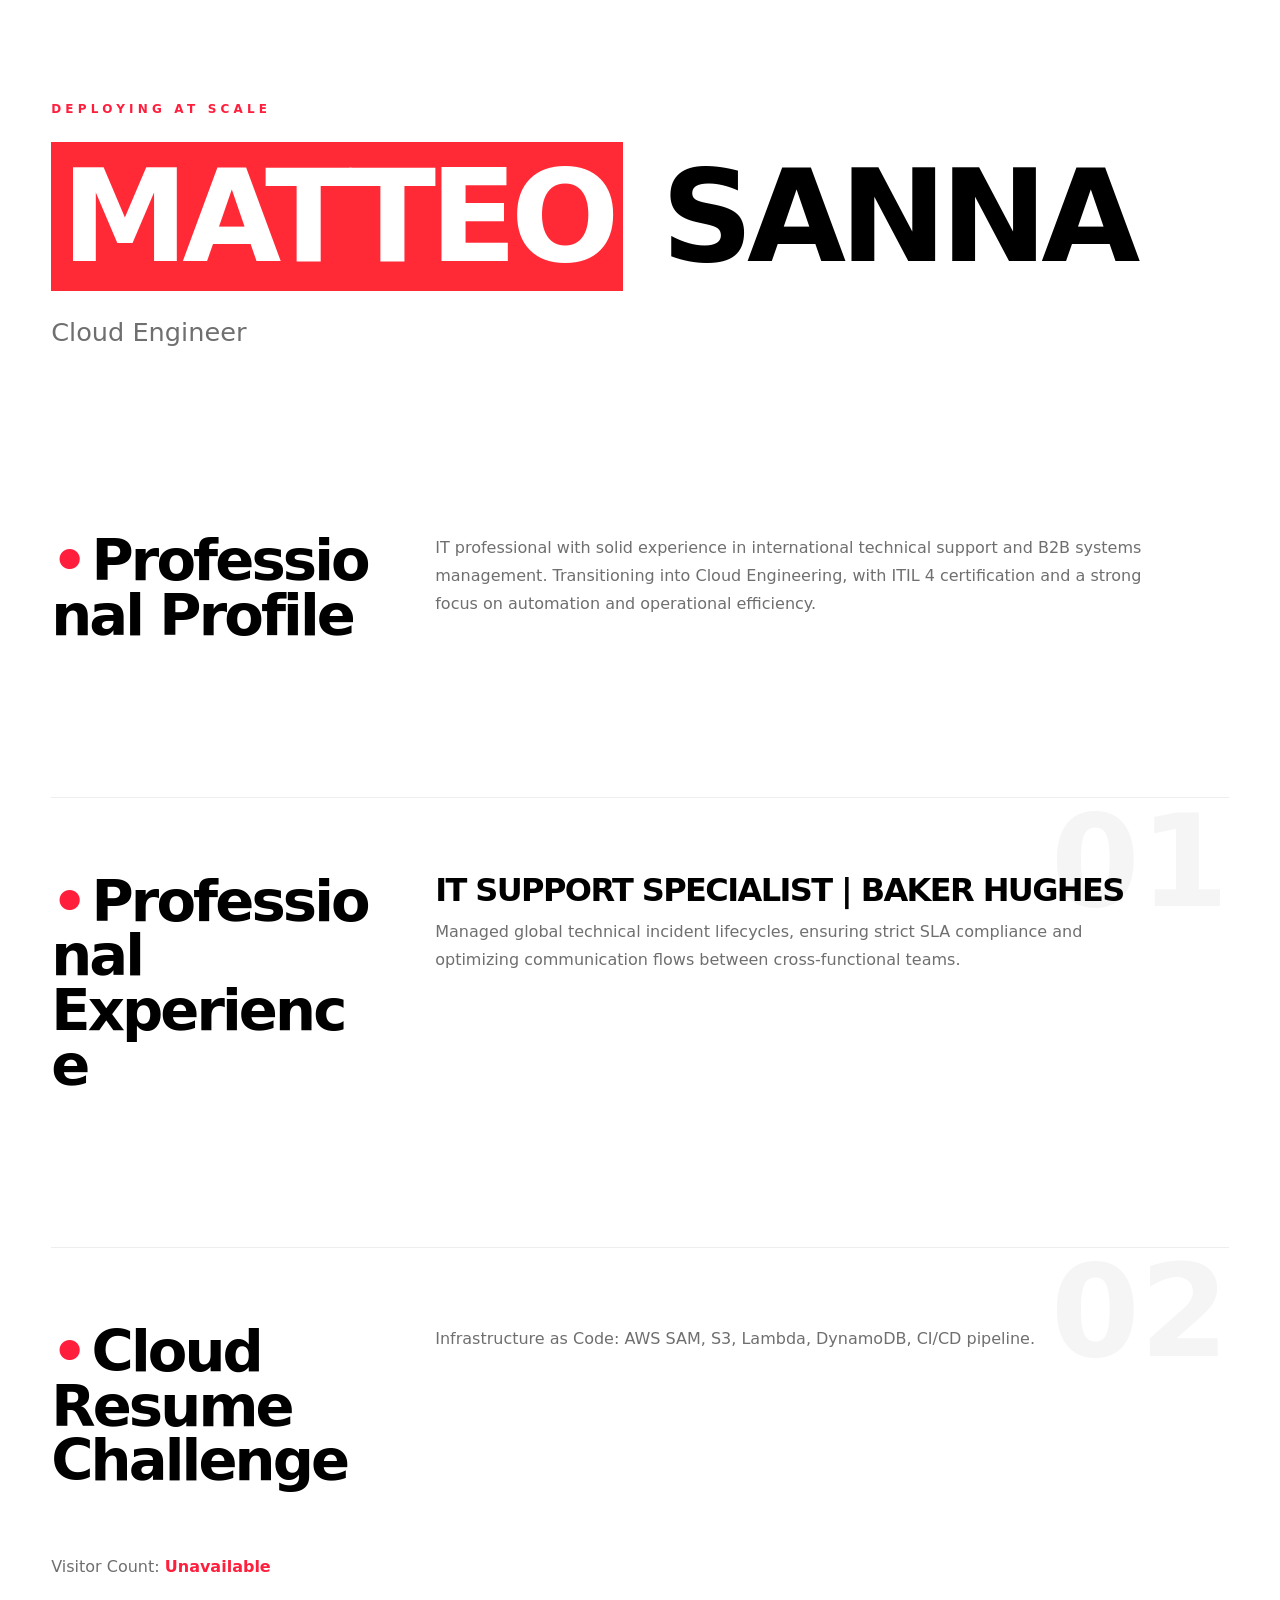
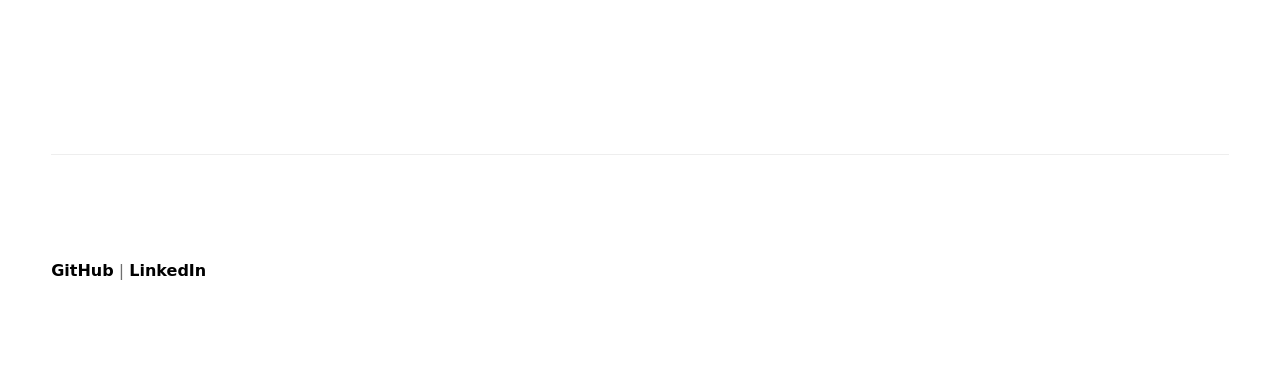
<file: index.html>
<!DOCTYPE html>
<html lang="en">
<head>
    <meta charset="UTF-8">
    <meta name="viewport" content="width=device-width, initial-scale=1.0">
    <title>Matteo Sanna | Junior Cloud Engineer</title>
    <link rel="stylesheet" href="style.css">
</head>
<body>
    <header>
        <h1><span class="highlight">MATTEO</span> SANNA</h1>
        <p>Cloud Engineer</p>
    </header>

    <main>
        <section>
            <h2>Professional Profile</h2>
            <p>IT professional with solid experience in international technical support and B2B systems management. Transitioning into Cloud Engineering, with ITIL 4 certification and a strong focus on automation and operational efficiency.</p>
        </section>

        <section>
            <h2>Professional Experience</h2>
            <div class="job">
                <h3>IT Support Specialist | Baker Hughes</h3>
                <p>Managed global technical incident lifecycles, ensuring strict SLA compliance and optimizing communication flows between cross-functional teams.</p>
            </div>
        </section>

        <section>
            <h2>Cloud Resume Challenge</h2>
            <p>Infrastructure as Code: AWS SAM, S3, Lambda, DynamoDB, CI/CD pipeline.</p>
            <p>Visitor Count: <span id="counter">Loading...</span></p>
        </section>
    </main>

    <footer>
        <p><a href="#">GitHub</a> | <a href="#">LinkedIn</a></p>
    </footer>

    <script>
        const api_url = "https://e2059jv2m5.execute-api.ap-southeast-2.amazonaws.com/prod";

        fetch(api_url, { method: 'POST' })
            .then(response => response.json())
            .then(data => {
                const body = typeof data.body === 'string' ? JSON.parse(data.body) : data.body;
                document.getElementById("counter").innerText = body.count;
            })
            .catch(error => {
                console.error('Error:', error);
                document.getElementById("counter").innerText = "Unavailable";
            });
    </script>
</body>
</html>
</file>
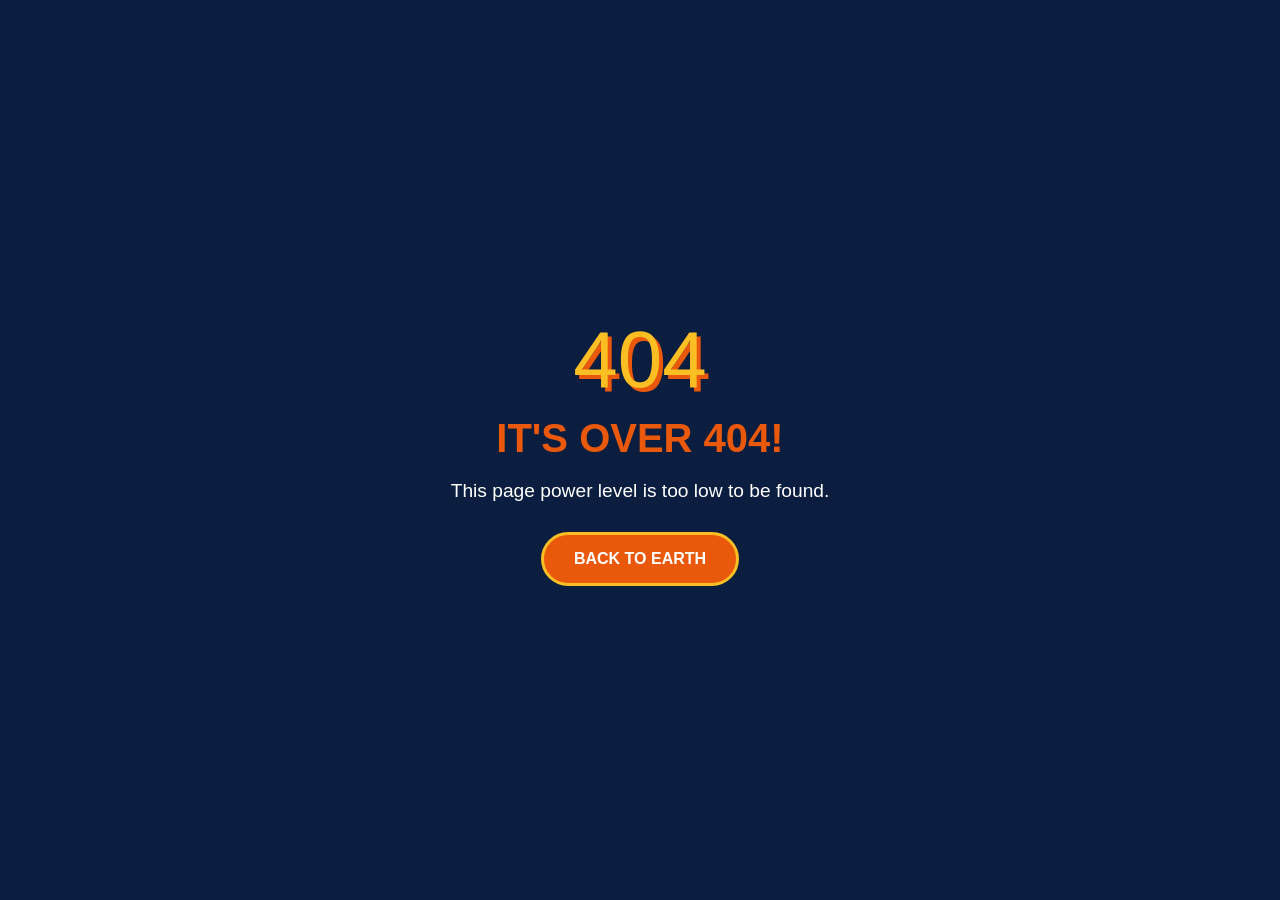
<file: error_dragonball.html>
<!DOCTYPE html>
<html lang="en">
<head>
    <meta charset="UTF-8">
    <meta name="viewport" content="width=device-width, initial-scale=1.0">
    <link rel="stylesheet" href="/style_error_dragonball.css">
    <title>404 - Lost in the World of Dragon Ball</title>
</head>
<body>
    <div class="container">
        <div class="scouter">404</div>
        <h1>IT'S OVER 404!</h1>
        <p>This page power level is too low to be found.</p>
        <a href="/index.html" class="button">BACK TO EARTH</a>
    </div>
</body>
</html>
</file>
<file: style.css>
/* ==================================
   RESET
================================== */

.highlight {
    background-color: #ff2a36; /* Il codice colore rosso del tuo screenshot */
    color: white;              /* Imposta il testo in bianco per contrasto */
    padding: 0 10px;           /* Aggiunge un po' di respiro ai lati del testo */
}

*,
*::before,
*::after {
    margin: 0;
    padding: 0;
    box-sizing: border-box;
}

/* ==================================
   VARIABLES
================================== */

:root {
    --bg: #ffffff;
    --text: #000000;
    --muted: #6f6f6f;
    --border: #eeeeee;
    --accent: #ff1f3d;

    --max-width: 1400px;
}

/* ==================================
   BASE
================================== */

html {
    font-size: 16px;
    scroll-behavior: smooth;
}

body {
    background: var(--bg);
    color: var(--text);

    font-family: Inter, system-ui, -apple-system, sans-serif;

    -webkit-font-smoothing: antialiased;
    text-rendering: optimizeLegibility;
}

/* selezione rossa */
::selection {
    background: var(--accent);
    color: #fff;
}

/* ==================================
   TYPOGRAPHY SAFETY
================================== */

h1, h2, h3 {
    line-height: 0.95;
    letter-spacing: -0.05em;
    word-break: break-word;
}

p {
    line-height: 1.75;
    color: var(--muted);
    max-width: 70ch;
}

/* ==================================
   WRAPPER
================================== */

header,
main,
footer {
    width: min(92%, var(--max-width));
    margin: 0 auto;
}

/* ==================================
   HEADER (RESPONSIVE SAFE)
================================== */

header {
    padding: clamp(4rem, 8vw, 8rem) 0;
}

header::before {
    content: "DEPLOYING AT SCALE";
    display: block;

    color: var(--accent);

    font-size: 0.75rem;
    font-weight: 800;
    letter-spacing: 0.35em;

    margin-bottom: 2.5rem;
}

header h1 {
    font-size: clamp(3.5rem, 10vw, 11rem);
    font-weight: 900;
    text-transform: uppercase;
}

header p {
    margin-top: 2rem;
    font-size: clamp(1.1rem, 2vw, 1.8rem);
    max-width: 60ch;
}

/* ==================================
   MAIN LAYOUT
================================== */

main {
    display: flex;
    flex-direction: column;
    gap: clamp(3rem, 6vw, 6rem);
    padding-bottom: 6rem;
}

/* ==================================
   SECTIONS SAFE GRID
================================== */

section {
    display: grid;
    grid-template-columns: 1fr;
    gap: 2rem;

    padding: clamp(3rem, 6vw, 7rem) 0;

    border-top: 1px solid var(--border);

    position: relative;
}

section:first-child {
    border-top: none;
}

/* desktop layout SOLO quando c'è spazio vero */
@media (min-width: 1024px) {
    section {
        grid-template-columns: 320px 1fr;
        gap: 4rem;
        align-items: start;
    }
}

/* ==================================
   TITOLI SEZIONE
================================== */

section h2 {
    font-size: clamp(2.2rem, 4.5vw, 5.5rem);
    font-weight: 900;
}

section h2::before {
    content: "•";
    color: var(--accent);
    margin-right: 0.4rem;
}

/* ==================================
   TESTI
================================== */

section p {
    font-size: clamp(1rem, 1.2vw, 1.35rem);
}

/* ==================================
   JOB
================================== */

.job h3 {
    font-size: clamp(1.4rem, 2.5vw, 2.4rem);
    font-weight: 900;
    text-transform: uppercase;
    margin-bottom: 0.8rem;
}

/* ==================================
   COUNTER
================================== */

#counter {
    color: var(--accent);
    font-weight: 900;
}

/* ==================================
   FOOTER
================================== */

footer {
    padding: clamp(4rem, 8vw, 8rem) 0;
    border-top: 1px solid var(--border);
}

footer a {
    color: var(--text);
    font-weight: 800;
    text-decoration: none;
}

footer a:hover {
    color: var(--accent);
}

/* ==================================
   DECORATIVE NUMBERS (SAFE)
================================== */

@media (min-width: 1200px) {

    section:nth-of-type(2)::after,
    section:nth-of-type(3)::after,
    section:nth-of-type(4)::after {

        position: absolute;
        top: 0;
        right: 0;

        font-size: clamp(6rem, 10vw, 12rem);
        font-weight: 900;

        color: #f5f5f5;

        z-index: -1;
        pointer-events: none;

        line-height: 1;
    }

    section:nth-of-type(2)::after { content: "01"; }
    section:nth-of-type(3)::after { content: "02"; }
    section:nth-of-type(4)::after { content: "03"; }
}

/* ==================================
   MOBILE TUNING
================================== */

@media (max-width: 768px) {

    header::before {
        font-size: 0.65rem;
        letter-spacing: 0.25em;
    }

    header p {
        font-size: 1.1rem;
    }

    section {
        gap: 1.5rem;
    }
}
</file>
<file: style_error_dragonball.css>
body {
    background-color: #0b1e3f; /* Dark Blue */
    margin: 0;
    padding: 0;
    display: flex;
    justify-content: center;
    align-items: center;
    height: 100vh;
    font-family: 'Arial Black', Gadget, sans-serif;
    color: #ffffff;
}

.container {
    text-align: center;
    padding: 20px;
    width: 90%;
    max-width: 500px;
}

.scouter {
    font-size: 5rem;
    color: #fbbf24; /* Goku Yellow */
    text-shadow: 4px 4px 0px #ea580c; /* Orange shadow */
    margin-bottom: 10px;
}

h1 {
    font-size: 2.5rem;
    color: #ea580c;
    margin: 10px 0;
    text-transform: uppercase;
}

p {
    font-size: 1.2rem;
    margin-bottom: 30px;
}

.button {
    display: inline-block;
    padding: 15px 30px;
    background-color: #ea580c;
    color: white;
    text-decoration: none;
    font-weight: bold;
    border-radius: 50px;
    transition: transform 0.2s, background-color 0.3s;
    border: 3px solid #fbbf24;
}

.button:hover {
    background-color: #fbbf24;
    color: #0b1e3f;
    transform: scale(1.1);
}

/* Responsive per mobile */
@media (max-width: 600px) {
    .scouter { font-size: 4rem; }
    h1 { font-size: 1.8rem; }
}
</file>
